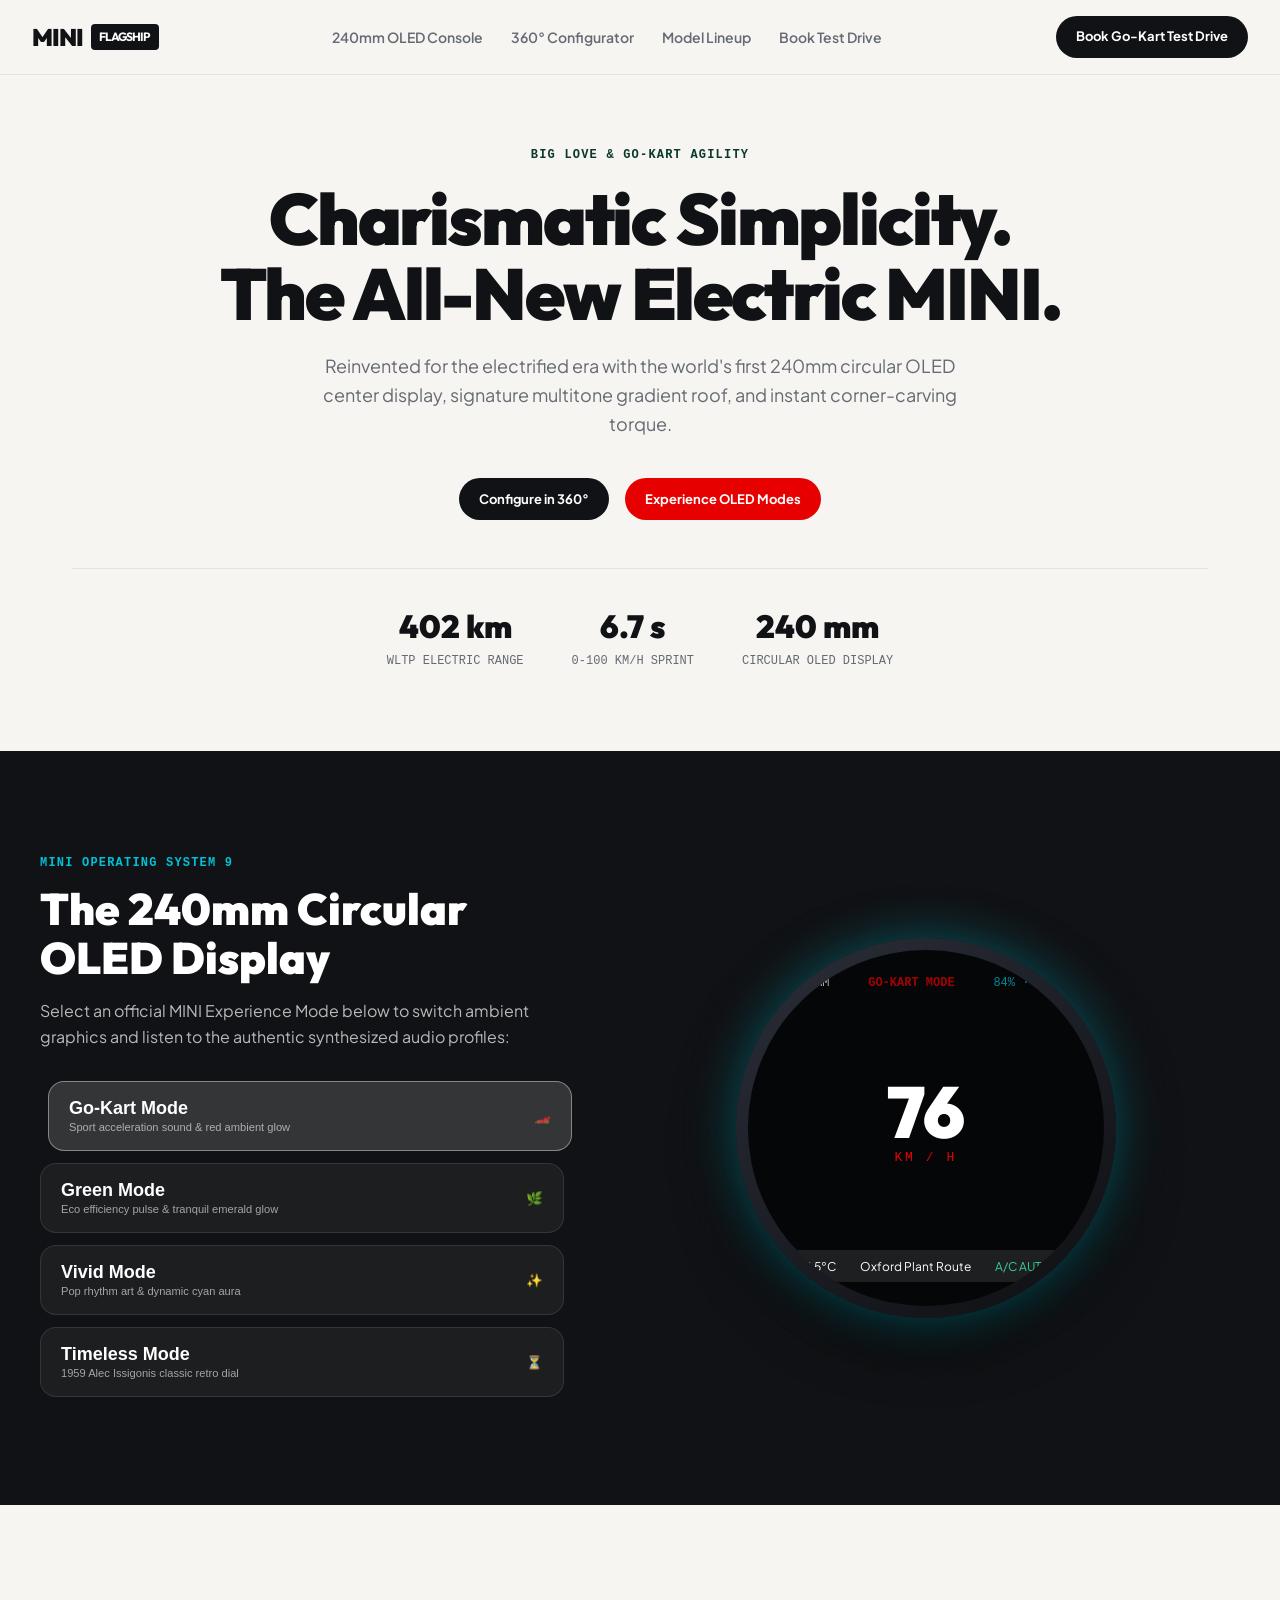
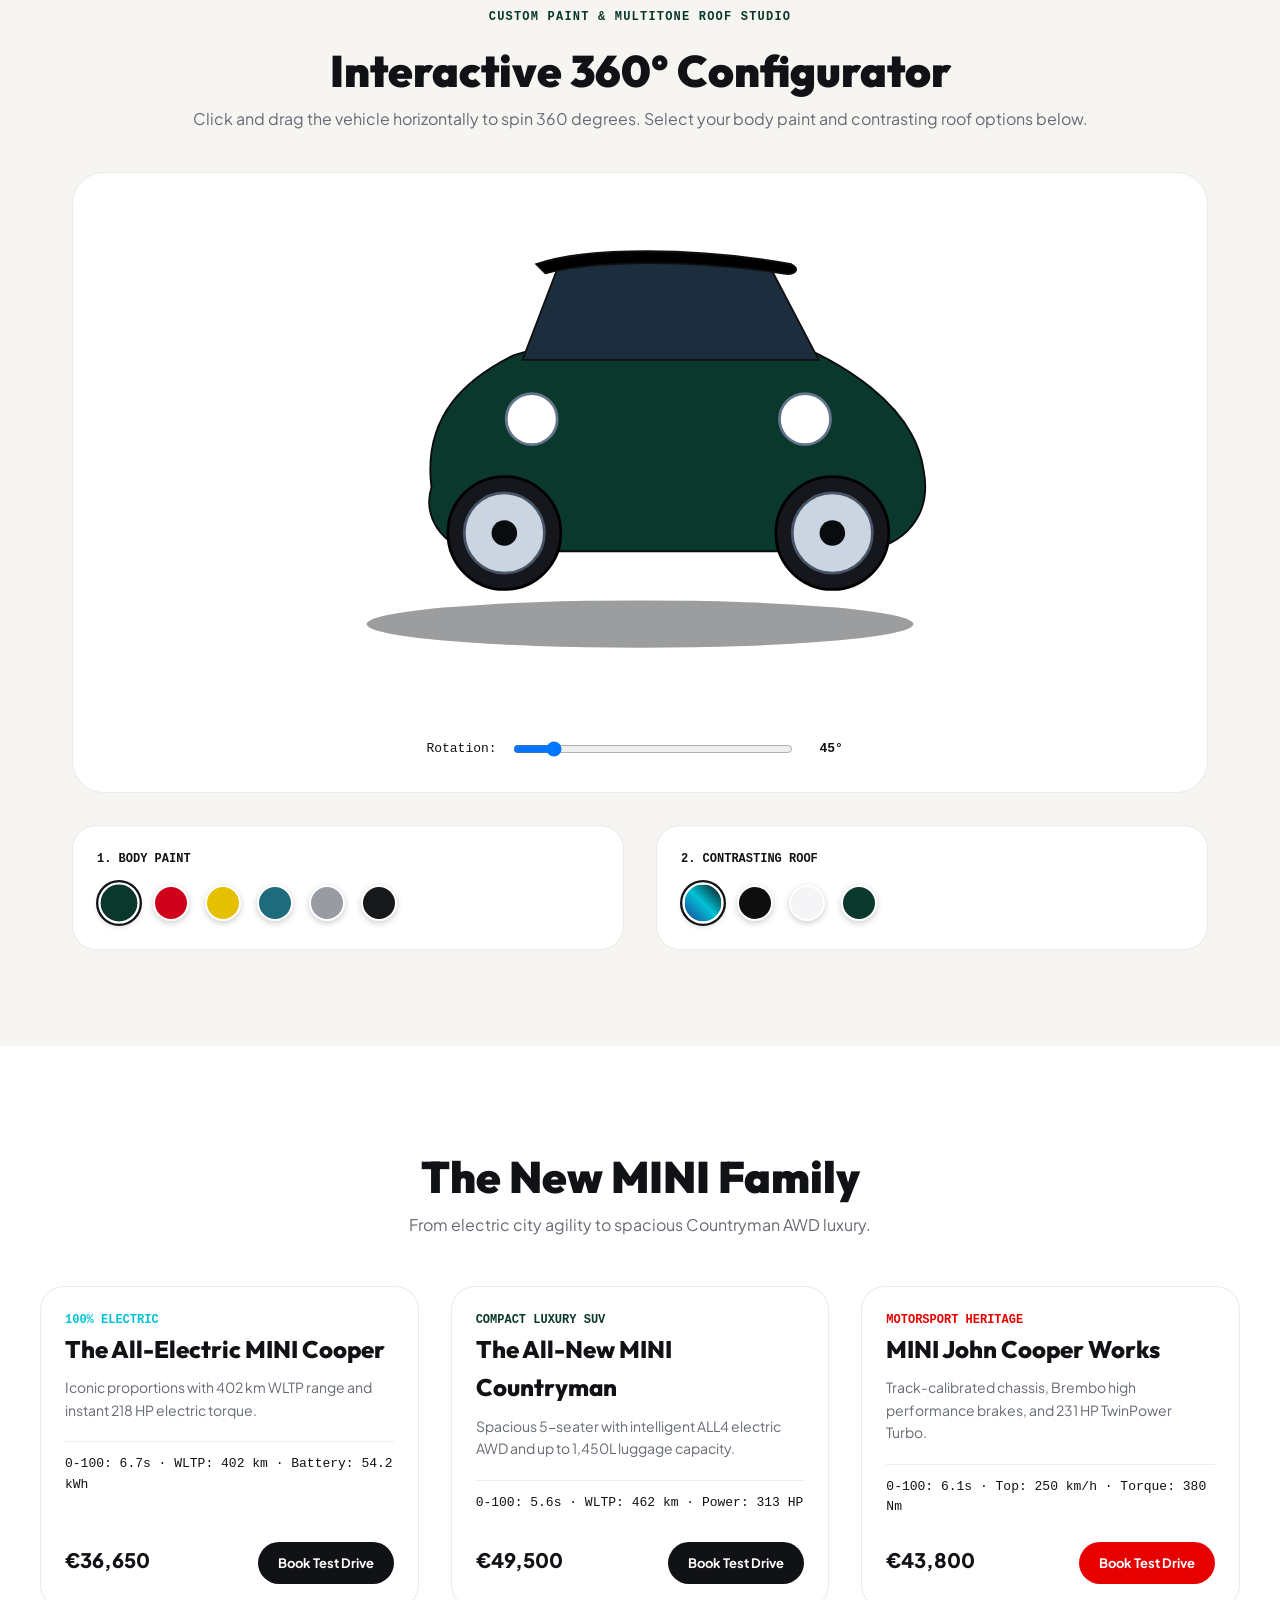
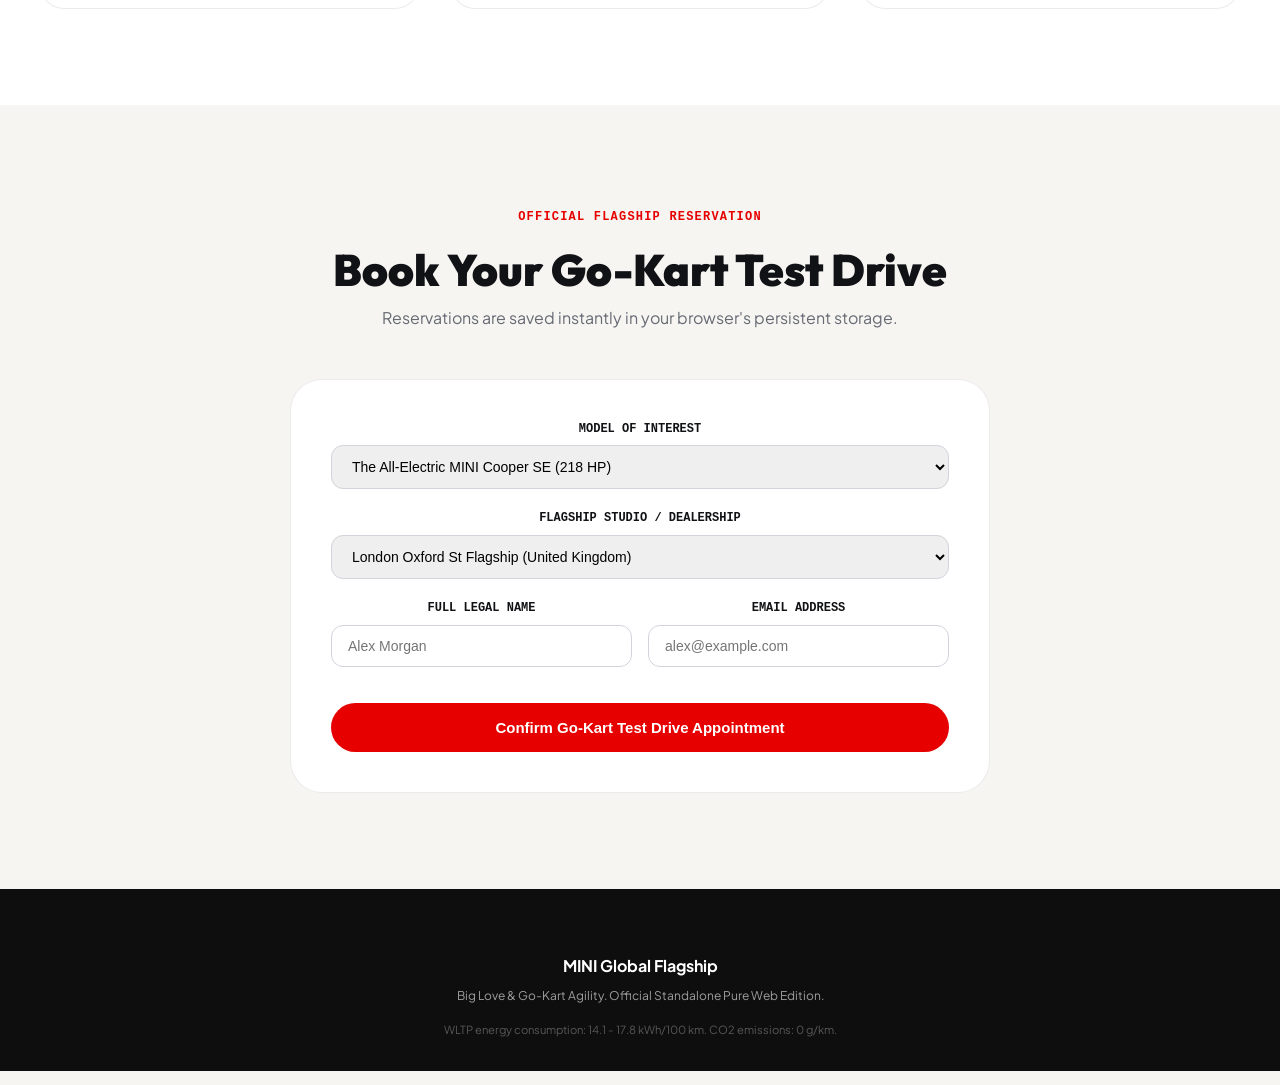
<file: public/standalone/index.html>
<!DOCTYPE html>
<html lang="en">
<head>
  <meta charset="UTF-8">
  <meta name="viewport" content="width=device-width, initial-scale=1.0">
  <title>MINI Global Flagship | Pure Standalone Edition</title>
  <link rel="stylesheet" href="style.css">
</head>
<body>
  <!-- Top Navigation Bar -->
  <header>
    <a href="#" class="brand-logo">
      <span>MINI</span>
      <span class="brand-badge">FLAGSHIP</span>
    </a>
    <nav>
      <a href="#oled">240mm OLED Console</a>
      <a href="#configurator">360° Configurator</a>
      <a href="#fleet">Model Lineup</a>
      <a href="#testdrive">Book Test Drive</a>
    </nav>
    <a href="#testdrive" class="btn-primary">Book Go-Kart Test Drive</a>
  </header>

  <!-- Hero Section -->
  <section class="hero">
    <span class="hero-tag">Big Love & Go-Kart Agility</span>
    <h1>Charismatic Simplicity.<br>The All-New Electric MINI.</h1>
    <p>
      Reinvented for the electrified era with the world's first 240mm circular OLED center display, signature multitone gradient roof, and instant corner-carving torque.
    </p>
    <div style="display: flex; justify-content: center; gap: 1rem;">
      <a href="#configurator" class="btn-primary">Configure in 360°</a>
      <a href="#oled" class="btn-primary btn-red">Experience OLED Modes</a>
    </div>

    <div class="hero-stats">
      <div>
        <div class="stat-num">402 km</div>
        <div class="stat-label">WLTP ELECTRIC RANGE</div>
      </div>
      <div>
        <div class="stat-num">6.7 s</div>
        <div class="stat-label">0-100 KM/H SPRINT</div>
      </div>
      <div>
        <div class="stat-num">240 mm</div>
        <div class="stat-label">CIRCULAR OLED DISPLAY</div>
      </div>
    </div>
  </section>

  <!-- 240mm Circular OLED Display Section -->
  <section id="oled" class="oled-section">
    <div class="oled-grid">
      <div>
        <span style="font-family: monospace; font-size: 0.75rem; text-transform: uppercase; color: var(--color-electric-cyan); font-weight: 700; letter-spacing: 0.1em;">
          MINI Operating System 9
        </span>
        <h2 style="font-family: var(--font-display); font-size: 2.75rem; font-weight: 900; margin: 0.75rem 0 1rem; line-height: 1.1;">
          The 240mm Circular OLED Display
        </h2>
        <p style="color: rgba(255,255,255,0.7); font-size: 1rem; margin-bottom: 2rem;">
          Select an official MINI Experience Mode below to switch ambient graphics and listen to the authentic synthesized audio profiles:
        </p>

        <div>
          <button class="mode-btn active" data-mode="gokart">
            <div>
              <strong style="display:block; font-size:1.125rem;">Go-Kart Mode</strong>
              <small style="color:rgba(255,255,255,0.6);">Sport acceleration sound & red ambient glow</small>
            </div>
            <span>🏎️</span>
          </button>

          <button class="mode-btn" data-mode="green">
            <div>
              <strong style="display:block; font-size:1.125rem;">Green Mode</strong>
              <small style="color:rgba(255,255,255,0.6);">Eco efficiency pulse & tranquil emerald glow</small>
            </div>
            <span>🌿</span>
          </button>

          <button class="mode-btn" data-mode="vivid">
            <div>
              <strong style="display:block; font-size:1.125rem;">Vivid Mode</strong>
              <small style="color:rgba(255,255,255,0.6);">Pop rhythm art & dynamic cyan aura</small>
            </div>
            <span>✨</span>
          </button>

          <button class="mode-btn" data-mode="timeless">
            <div>
              <strong style="display:block; font-size:1.125rem;">Timeless Mode</strong>
              <small style="color:rgba(255,255,255,0.6);">1959 Alec Issigonis classic retro dial</small>
            </div>
            <span>⏳</span>
          </button>
        </div>
      </div>

      <!-- OLED Circular Center Console -->
      <div>
        <div id="oled-housing" class="oled-circle-housing">
          <div class="oled-circle-screen">
            <div style="font-family: monospace; font-size: 0.75rem; opacity: 0.7; width: 100%; display: flex; justify-content: space-between;">
              <span>10:42 AM</span>
              <span id="oled-mode-name" style="font-weight: 800; color: var(--color-jcw-red);">GO-KART MODE</span>
              <span style="color: var(--color-electric-cyan);">84% · 338 km</span>
            </div>

            <div>
              <div id="oled-speed" class="oled-speed">74</div>
              <div style="font-family: monospace; font-size: 0.8125rem; letter-spacing: 0.2em; color: var(--color-jcw-red);">
                KM / H
              </div>
            </div>

            <div style="background: rgba(255,255,255,0.1); border-radius: 9999px; padding: 0.4rem 1.25rem; font-size: 0.75rem; display: flex; gap: 1.5rem;">
              <span>21.5°C</span>
              <span>Oxford Plant Route</span>
              <span style="color: #34d399;">A/C AUTO</span>
            </div>
          </div>
        </div>
      </div>
    </div>
  </section>

  <!-- 360 Configurator Section -->
  <section id="configurator" class="configurator-section">
    <div style="text-align: center; margin-bottom: 2.5rem;">
      <span style="font-family: monospace; font-size: 0.75rem; text-transform: uppercase; color: var(--color-racing-green); font-weight: 700; letter-spacing: 0.1em;">
        Custom Paint & Multitone Roof Studio
      </span>
      <h2 style="font-family: var(--font-display); font-size: 2.75rem; font-weight: 900; margin-top: 0.5rem;">
        Interactive 360° Configurator
      </h2>
      <p style="color: var(--color-text-muted);">
        Click and drag the vehicle horizontally to spin 360 degrees. Select your body paint and contrasting roof options below.
      </p>
    </div>

    <!-- 360 Interactive Canvas Container -->
    <div class="canvas-container" id="canvas-stage">
      <svg id="svg-car" viewBox="0 0 900 560" style="width: 100%; max-width: 820px; margin: 0 auto; display: block; overflow: visible;">
        <defs>
          <linearGradient id="multitoneGradient" x1="0%" y1="0%" x2="100%" y2="0%">
            <stop offset="0%" stopColor="#1C3F94" />
            <stop offset="50%" stopColor="#00C2D6" />
            <stop offset="100%" stopColor="#0E0E0E" />
          </linearGradient>

          <linearGradient id="standaloneBodyPaint" x1="20%" y1="0%" x2="80%" y2="100%">
            <stop id="paint-stop-1" offset="0%" stop-color="#185948" />
            <stop id="paint-stop-2" offset="100%" stop-color="#0A382C" />
          </linearGradient>
        </defs>

        <!-- Shadow -->
        <ellipse cx="450" cy="460" rx="300" ry="26" fill="#090A0D" opacity="0.4" />

        <g id="car-group" transform="translate(450, 180)">
          <!-- Car Body -->
          <path id="car-body-path" d="M -260 130 C -270 50, -220 10, -170 -15 C -110 -35, -20 -38, 120 -35 C 190 -10, 270 40, 280 110 C 290 160, 260 195, 210 200 L -210 200 C -250 195, -270 160, -260 130 Z" fill="url(#standaloneBodyPaint)" stroke="#090A0D" stroke-width="2" />

          <!-- Cabin Glass -->
          <path d="M -160 -10 L -120 -115 C -60 -122, 50 -122, 110 -115 L 165 -10 Z" fill="#1C2D3D" stroke="#111" stroke-width="2" />

          <!-- Roof -->
          <path id="car-roof-path" d="M -145 -115 C -90 -134, 30 -134, 135 -115 C 145 -110, 140 -102, 125 -105 C 30 -120, -80 -120, -135 -105 Z" fill="url(#multitoneGradient)" stroke="#0E0E0E" stroke-width="2" />

          <!-- Wheels -->
          <circle cx="-180" cy="180" r="62" fill="#15171C" stroke="#000" stroke-width="3" />
          <circle cx="-180" cy="180" r="44" fill="#CBD5E1" stroke="#475569" stroke-width="3" />
          <circle cx="-180" cy="180" r="14" fill="#0A0B0E" />

          <circle cx="180" cy="180" r="62" fill="#15171C" stroke="#000" stroke-width="3" />
          <circle cx="180" cy="180" r="44" fill="#CBD5E1" stroke="#475569" stroke-width="3" />
          <circle cx="180" cy="180" r="14" fill="#0A0B0E" />

          <!-- Headlights -->
          <circle cx="-150" cy="55" r="28" fill="#FFF" stroke="#64748B" stroke-width="3" />
          <circle cx="150" cy="55" r="28" fill="#FFF" stroke="#64748B" stroke-width="3" />
        </g>
      </svg>

      <div style="margin-top: 1.5rem; display: flex; justify-content: center; align-items: center; gap: 1rem;">
        <span style="font-family: monospace; font-size: 0.8125rem;">Rotation:</span>
        <input type="range" id="angle-slider" min="0" max="359" value="45" style="width: 280px;">
        <span id="angle-display" style="font-family: monospace; font-weight: 700; width: 45px;">45°</span>
      </div>
    </div>

    <!-- Color Selectors -->
    <div style="display: grid; grid-template-columns: 1fr 1fr; gap: 2rem; margin-top: 2rem;">
      <div style="background: #fff; padding: 1.5rem; border-radius: 1.5rem; border: 1px solid rgba(0,0,0,0.08);">
        <h4 style="font-family: monospace; font-size: 0.75rem; text-transform: uppercase; margin-bottom: 0.75rem;">1. Body Paint</h4>
        <div style="display: flex; gap: 0.5rem; flex-wrap: wrap;">
          <button class="color-swatch paint-swatch active" data-hex="#0A382C" style="background:#0A382C;" title="British Racing Green"></button>
          <button class="color-swatch paint-swatch" data-hex="#D0001B" style="background:#D0001B;" title="Chili Red"></button>
          <button class="color-swatch paint-swatch" data-hex="#E5C000" style="background:#E5C000;" title="Sunny Side Yellow"></button>
          <button class="color-swatch paint-swatch" data-hex="#1E6B7B" style="background:#1E6B7B;" title="Ocean Wave Green"></button>
          <button class="color-swatch paint-swatch" data-hex="#989CA2" style="background:#989CA2;" title="Melting Silver"></button>
          <button class="color-swatch paint-swatch" data-hex="#17181A" style="background:#17181A;" title="Midnight Black"></button>
        </div>
      </div>

      <div style="background: #fff; padding: 1.5rem; border-radius: 1.5rem; border: 1px solid rgba(0,0,0,0.08);">
        <h4 style="font-family: monospace; font-size: 0.75rem; text-transform: uppercase; margin-bottom: 0.75rem;">2. Contrasting Roof</h4>
        <div style="display: flex; gap: 0.5rem; flex-wrap: wrap;">
          <button class="color-swatch roof-swatch active" data-roof="multitone" style="background:linear-gradient(45deg, #1C3F94, #00C2D6, #0E0E0E);" title="Multitone 3-Color Gradient"></button>
          <button class="color-swatch roof-swatch" data-roof="#0E0E0E" style="background:#0E0E0E;" title="Jet Black"></button>
          <button class="color-swatch roof-swatch" data-roof="#F5F5F7" style="background:#F5F5F7;" title="Aspen White"></button>
          <button class="color-swatch roof-swatch" data-roof="body" style="background:#0A382C;" title="Body Matched"></button>
        </div>
      </div>
    </div>
  </section>

  <!-- Fleet Showcase Section -->
  <section id="fleet" style="background: #fff; padding: 6rem 2rem;">
    <div style="max-width: 1200px; margin: 0 auto;">
      <div style="text-align: center; margin-bottom: 3rem;">
        <h2 style="font-family: var(--font-display); font-size: 2.75rem; font-weight: 900;">The New MINI Family</h2>
        <p style="color: var(--color-text-muted);">From electric city agility to spacious Countryman AWD luxury.</p>
      </div>

      <div class="fleet-grid">
        <div class="fleet-card">
          <div>
            <div style="font-family: monospace; font-size: 0.75rem; color: var(--color-electric-cyan); font-weight: 700; text-transform: uppercase;">100% Electric</div>
            <h3 class="fleet-title">The All-Electric MINI Cooper</h3>
            <p style="font-size: 0.875rem; color: var(--color-text-muted); margin: 0.5rem 0 1.25rem;">
              Iconic proportions with 402 km WLTP range and instant 218 HP electric torque.
            </p>
            <div style="font-family: monospace; font-size: 0.8125rem; border-top: 1px solid #eee; padding-top: 0.75rem;">
              0-100: 6.7s · WLTP: 402 km · Battery: 54.2 kWh
            </div>
          </div>
          <div style="margin-top: 1.5rem; display: flex; justify-content: space-between; align-items: baseline;">
            <span style="font-size: 1.25rem; font-weight: 800;">€36,650</span>
            <a href="#testdrive" class="btn-primary">Book Test Drive</a>
          </div>
        </div>

        <div class="fleet-card">
          <div>
            <div style="font-family: monospace; font-size: 0.75rem; color: var(--color-racing-green); font-weight: 700; text-transform: uppercase;">Compact Luxury SUV</div>
            <h3 class="fleet-title">The All-New MINI Countryman</h3>
            <p style="font-size: 0.875rem; color: var(--color-text-muted); margin: 0.5rem 0 1.25rem;">
              Spacious 5-seater with intelligent ALL4 electric AWD and up to 1,450L luggage capacity.
            </p>
            <div style="font-family: monospace; font-size: 0.8125rem; border-top: 1px solid #eee; padding-top: 0.75rem;">
              0-100: 5.6s · WLTP: 462 km · Power: 313 HP
            </div>
          </div>
          <div style="margin-top: 1.5rem; display: flex; justify-content: space-between; align-items: baseline;">
            <span style="font-size: 1.25rem; font-weight: 800;">€49,500</span>
            <a href="#testdrive" class="btn-primary">Book Test Drive</a>
          </div>
        </div>

        <div class="fleet-card">
          <div>
            <div style="font-family: monospace; font-size: 0.75rem; color: var(--color-jcw-red); font-weight: 700; text-transform: uppercase;">Motorsport Heritage</div>
            <h3 class="fleet-title">MINI John Cooper Works</h3>
            <p style="font-size: 0.875rem; color: var(--color-text-muted); margin: 0.5rem 0 1.25rem;">
              Track-calibrated chassis, Brembo high performance brakes, and 231 HP TwinPower Turbo.
            </p>
            <div style="font-family: monospace; font-size: 0.8125rem; border-top: 1px solid #eee; padding-top: 0.75rem;">
              0-100: 6.1s · Top: 250 km/h · Torque: 380 Nm
            </div>
          </div>
          <div style="margin-top: 1.5rem; display: flex; justify-content: space-between; align-items: baseline;">
            <span style="font-size: 1.25rem; font-weight: 800;">€43,800</span>
            <a href="#testdrive" class="btn-primary btn-red">Book Test Drive</a>
          </div>
        </div>
      </div>
    </div>
  </section>

  <!-- Book Test Drive Section -->
  <section id="testdrive" style="padding: 6rem 2rem; background: var(--color-warm-white);">
    <div style="max-width: 800px; margin: 0 auto; text-align: center;">
      <span style="font-family: monospace; font-size: 0.75rem; text-transform: uppercase; color: var(--color-jcw-red); font-weight: 700; letter-spacing: 0.1em;">
        Official Flagship Reservation
      </span>
      <h2 style="font-family: var(--font-display); font-size: 2.75rem; font-weight: 900; margin-top: 0.5rem;">
        Book Your Go-Kart Test Drive
      </h2>
      <p style="color: var(--color-text-muted);">
        Reservations are saved instantly in your browser's persistent storage.
      </p>

      <div class="booking-form">
        <form id="test-drive-form">
          <div class="form-group">
            <label>Model of Interest</label>
            <select id="input-model">
              <option value="The All-Electric MINI Cooper SE">The All-Electric MINI Cooper SE (218 HP)</option>
              <option value="MINI Cooper S TwinPower">MINI Cooper S TwinPower Petrol (204 HP)</option>
              <option value="The All-New MINI Countryman ALL4">The All-New MINI Countryman ALL4 (313 HP)</option>
              <option value="The All-New MINI Aceman Crossover">The All-New MINI Aceman Crossover (218 HP)</option>
              <option value="MINI John Cooper Works (JCW)">MINI John Cooper Works Track Edition (231 HP)</option>
            </select>
          </div>

          <div class="form-group">
            <label>Flagship Studio / Dealership</label>
            <select id="input-dealer">
              <option value="London Oxford St Flagship">London Oxford St Flagship (United Kingdom)</option>
              <option value="Munich MINI Pavilion Lenbachplatz">Munich MINI Pavilion Lenbachplatz (Germany)</option>
              <option value="Tokyo Shibuya Brand Store">Tokyo Shibuya Brand Store (Japan)</option>
              <option value="New York Brooklyn Experience Center">New York Brooklyn Experience Center (USA)</option>
              <option value="Paris George V Flagship">Paris George V Flagship (France)</option>
            </select>
          </div>

          <div style="display: grid; grid-template-columns: 1fr 1fr; gap: 1rem;">
            <div class="form-group">
              <label>Full Legal Name</label>
              <input type="text" id="input-name" placeholder="Alex Morgan" required>
            </div>
            <div class="form-group">
              <label>Email Address</label>
              <input type="email" id="input-email" placeholder="alex@example.com" required>
            </div>
          </div>

          <button type="submit" class="btn-primary btn-red" style="width: 100%; justify-content: center; padding: 1rem; font-size: 0.9375rem; margin-top: 1rem;">
            Confirm Go-Kart Test Drive Appointment
          </button>
        </form>

        <div id="booking-status"></div>
      </div>
    </div>
  </section>

  <!-- Footer -->
  <footer>
    <div style="max-width: 1200px; margin: 0 auto;">
      <p style="font-weight: 700; font-size: 1rem; color: #fff; margin-bottom: 0.5rem;">MINI Global Flagship</p>
      <p>Big Love & Go-Kart Agility. Official Standalone Pure Web Edition.</p>
      <p style="margin-top: 1rem; font-size: 0.7rem; opacity: 0.5;">
        WLTP energy consumption: 14.1 - 17.8 kWh/100 km. CO2 emissions: 0 g/km.
      </p>
    </div>
  </footer>

  <script src="script.js"></script>
</body>
</html>
</file>
<file: public/standalone/style.css>
/* MINI Global Flagship - Standalone Pure CSS3 Edition */
@import url('https://fonts.googleapis.com/css2?family=Outfit:wght@400;500;600;700;800;900&family=Plus+Jakarta+Sans:wght@400;500;600;700&display=swap');

:root {
  --color-warm-white: #F6F5F2;
  --color-asphalt: #111215;
  --color-pure-black: #0E0E0E;
  --color-racing-green: #0A382C;
  --color-chili-red: #D0001B;
  --color-sunny-yellow: #FFDC00;
  --color-electric-cyan: #00C2D6;
  --color-jcw-red: #E60000;
  --color-text-main: #111215;
  --color-text-muted: #666A73;
  --font-display: 'Outfit', sans-serif;
  --font-body: 'Plus Jakarta Sans', sans-serif;
}

* {
  box-sizing: border-box;
  margin: 0;
  padding: 0;
}

html {
  scroll-behavior: smooth;
  font-family: var(--font-body);
  background-color: var(--color-warm-white);
  color: var(--color-text-main);
}

body {
  line-height: 1.6;
  -webkit-font-smoothing: antialiased;
}

/* Header */
header {
  position: sticky;
  top: 0;
  z-index: 100;
  background-color: rgba(246, 245, 242, 0.95);
  backdrop-filter: blur(12px);
  border-bottom: 1px solid rgba(0, 0, 0, 0.08);
  padding: 1rem 2rem;
  display: flex;
  align-items: center;
  justify-content: space-between;
}

.brand-logo {
  font-family: var(--font-display);
  font-weight: 900;
  font-size: 1.5rem;
  letter-spacing: -0.04em;
  text-decoration: none;
  color: var(--color-text-main);
  display: flex;
  align-items: center;
  gap: 0.5rem;
}

.brand-badge {
  font-size: 0.75rem;
  padding: 0.2rem 0.5rem;
  background: var(--color-asphalt);
  color: #fff;
  border-radius: 4px;
  font-weight: 700;
}

nav {
  display: flex;
  gap: 1.75rem;
}

nav a {
  text-decoration: none;
  color: var(--color-text-muted);
  font-size: 0.875rem;
  font-weight: 600;
  transition: color 0.2s;
}

nav a:hover {
  color: var(--color-text-main);
}

.btn-primary {
  background-color: var(--color-asphalt);
  color: #fff;
  border: none;
  padding: 0.65rem 1.25rem;
  border-radius: 9999px;
  font-size: 0.8125rem;
  font-weight: 700;
  cursor: pointer;
  text-decoration: none;
  transition: transform 0.15s, background-color 0.2s;
  display: inline-flex;
  align-items: center;
  gap: 0.5rem;
}

.btn-primary:hover {
  background-color: #22252C;
  transform: translateY(-1px);
}

.btn-red {
  background-color: var(--color-jcw-red);
}

.btn-red:hover {
  background-color: #ff1a1a;
}

/* Hero Section */
.hero {
  padding: 4rem 2rem 5rem;
  max-width: 1200px;
  margin: 0 auto;
  text-align: center;
}

.hero-tag {
  font-family: monospace;
  font-size: 0.75rem;
  text-transform: uppercase;
  color: var(--color-racing-green);
  font-weight: 700;
  letter-spacing: 0.1em;
  margin-bottom: 1rem;
  display: inline-block;
}

.hero h1 {
  font-family: var(--font-display);
  font-size: clamp(2.5rem, 6vw, 4.5rem);
  font-weight: 900;
  line-height: 1.05;
  letter-spacing: -0.03em;
  margin-bottom: 1.25rem;
  text-wrap: balance;
}

.hero p {
  font-size: 1.125rem;
  color: var(--color-text-muted);
  max-width: 650px;
  margin: 0 auto 2.5rem;
}

.hero-stats {
  display: flex;
  justify-content: center;
  gap: 3rem;
  margin-top: 3rem;
  padding-top: 2rem;
  border-top: 1px solid rgba(0,0,0,0.08);
}

.stat-num {
  font-family: var(--font-display);
  font-size: 2rem;
  font-weight: 900;
}

.stat-label {
  font-size: 0.75rem;
  color: var(--color-text-muted);
  font-family: monospace;
}

/* 240mm OLED Console Section */
.oled-section {
  background-color: var(--color-asphalt);
  color: #fff;
  padding: 6rem 2rem;
  position: relative;
  overflow: hidden;
}

.oled-grid {
  max-width: 1200px;
  margin: 0 auto;
  display: grid;
  grid-template-columns: 1fr 1.2fr;
  gap: 3rem;
  align-items: center;
}

.oled-circle-housing {
  width: 380px;
  height: 380px;
  margin: 0 auto;
  border-radius: 50%;
  padding: 12px;
  background: linear-gradient(145deg, #2A2E38, #0E0F12);
  box-shadow: 0 0 50px rgba(0, 194, 214, 0.4), 0 20px 60px rgba(0,0,0,0.8);
  transition: box-shadow 0.6s;
}

.oled-circle-screen {
  width: 100%;
  height: 100%;
  border-radius: 50%;
  background-color: #050608;
  display: flex;
  flex-direction: column;
  align-items: center;
  justify-content: space-between;
  padding: 1.5rem;
  text-align: center;
  position: relative;
  overflow: hidden;
}

.oled-speed {
  font-family: var(--font-display);
  font-size: 4.5rem;
  font-weight: 900;
  line-height: 1;
}

.mode-btn {
  width: 100%;
  text-align: left;
  padding: 1rem 1.25rem;
  border-radius: 1rem;
  background: rgba(255, 255, 255, 0.05);
  border: 1px solid rgba(255, 255, 255, 0.1);
  color: #fff;
  margin-bottom: 0.75rem;
  cursor: pointer;
  transition: all 0.2s;
  display: flex;
  justify-content: space-between;
  align-items: center;
}

.mode-btn.active {
  background: rgba(255, 255, 255, 0.15);
  border-color: rgba(255, 255, 255, 0.4);
  transform: translateX(8px);
}

/* Configurator 360 Section */
.configurator-section {
  padding: 6rem 2rem;
  max-width: 1200px;
  margin: 0 auto;
}

.canvas-container {
  background: #fff;
  border-radius: 2rem;
  padding: 2rem;
  border: 1px solid rgba(0,0,0,0.08);
  text-align: center;
  cursor: grab;
  user-select: none;
}

.canvas-container:active {
  cursor: grabbing;
}

.color-swatch {
  width: 36px;
  height: 36px;
  border-radius: 50%;
  border: 2px solid #fff;
  box-shadow: 0 2px 6px rgba(0,0,0,0.2);
  cursor: pointer;
  display: inline-block;
  margin: 0.25rem;
  transition: transform 0.15s;
}

.color-swatch:hover, .color-swatch.active {
  transform: scale(1.15);
  outline: 2px solid var(--color-asphalt);
}

/* Fleet Cards */
.fleet-grid {
  display: grid;
  grid-template-columns: repeat(auto-fit, minmax(320px, 1fr));
  gap: 2rem;
  margin-top: 3rem;
}

.fleet-card {
  background: #fff;
  border-radius: 1.5rem;
  padding: 1.5rem;
  border: 1px solid rgba(0,0,0,0.08);
  display: flex;
  flex-direction: column;
  justify-content: space-between;
}

.fleet-title {
  font-family: var(--font-display);
  font-size: 1.5rem;
  font-weight: 800;
  margin-bottom: 0.25rem;
}

/* Booking Form */
.booking-form {
  background: #fff;
  border-radius: 2rem;
  padding: 2.5rem;
  border: 1px solid rgba(0,0,0,0.08);
  max-width: 700px;
  margin: 3rem auto 0;
}

.form-group {
  margin-bottom: 1.25rem;
}

.form-group label {
  display: block;
  font-size: 0.75rem;
  font-family: monospace;
  font-weight: 700;
  text-transform: uppercase;
  margin-bottom: 0.4rem;
}

.form-group input, .form-group select {
  width: 100%;
  padding: 0.75rem 1rem;
  border-radius: 0.75rem;
  border: 1px solid #d1d5db;
  font-size: 0.875rem;
}

/* Footer */
footer {
  background: var(--color-pure-black);
  color: #fff;
  padding: 4rem 2rem 2rem;
  text-align: center;
  font-size: 0.75rem;
  color: rgba(255,255,255,0.6);
}

@media (max-width: 850px) {
  .oled-grid {
    grid-template-columns: 1fr;
  }
  nav {
    display: none;
  }
}
</file>
